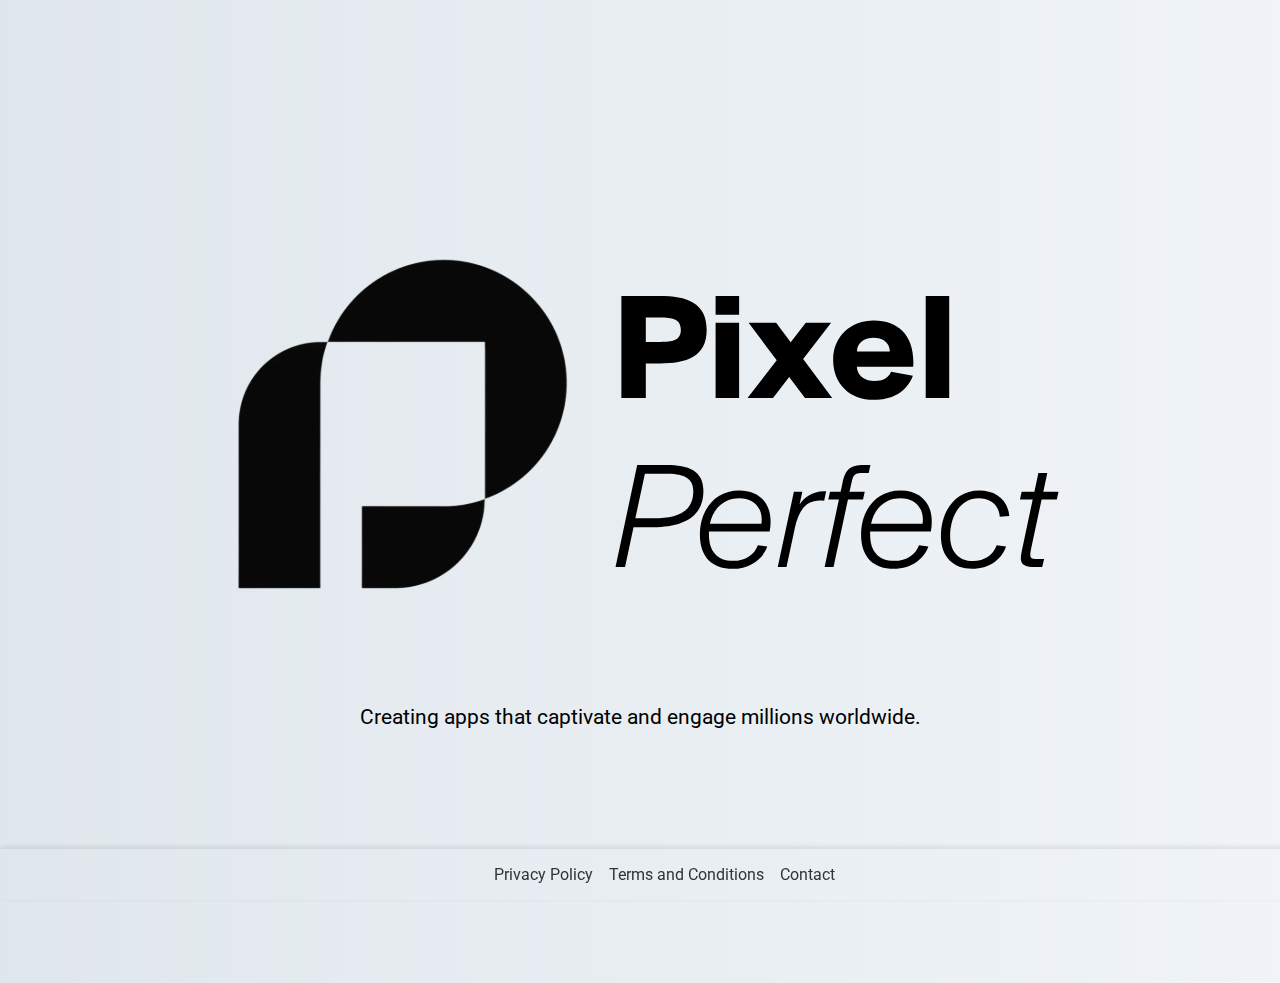
<file: index.html>
<!DOCTYPE html>
<html lang="en">
<head>
    <meta charset="UTF-8">
    <meta name="viewport" content="width=device-width, initial-scale=1.0">
    <title>Pixel Perfect Lab</title>
    <meta name="description" content="We build apps!">
    <link rel="stylesheet" href="styles.css">
    <link rel="icon" href="favicon.png" type="image/png">
    <link href="https://fonts.googleapis.com/css2?family=Roboto:wght@400;700&display=swap" rel="stylesheet">

        <!-- Open Graph Meta Tags -->
        <meta property="og:title" content="Pixel Perfect Lab">
        <meta property="og:description" content="We build apps!">
        <meta property="og:url" content="https://pixelperfect.club/">
        <meta property="og:type" content="website">

</head>
<body style="font-family: 'Roboto', sans-serif;">
    <main>
        <img src="logo.svg" alt="Pixel Perfect Lab Logo" class="logo" style="animation: fadeIn 2s;">
        <h1 class="subtitle" style="animation: fadeIn 3s;">Creating apps that captivate and engage millions worldwide.</h1>
    </main>
    <footer>
        <nav style="display: flex; justify-content: center;">
            <a href="privacy-policy.html" style="transition: color 0.3s;">Privacy Policy</a>
            <a href="terms-and-conditions.html" style="transition: color 0.3s;">Terms and Conditions</a>
            <a href="support.html" style="transition: color 0.3s;">Contact</a>
        </nav>
    </footer>
</body>
</html>
</file>
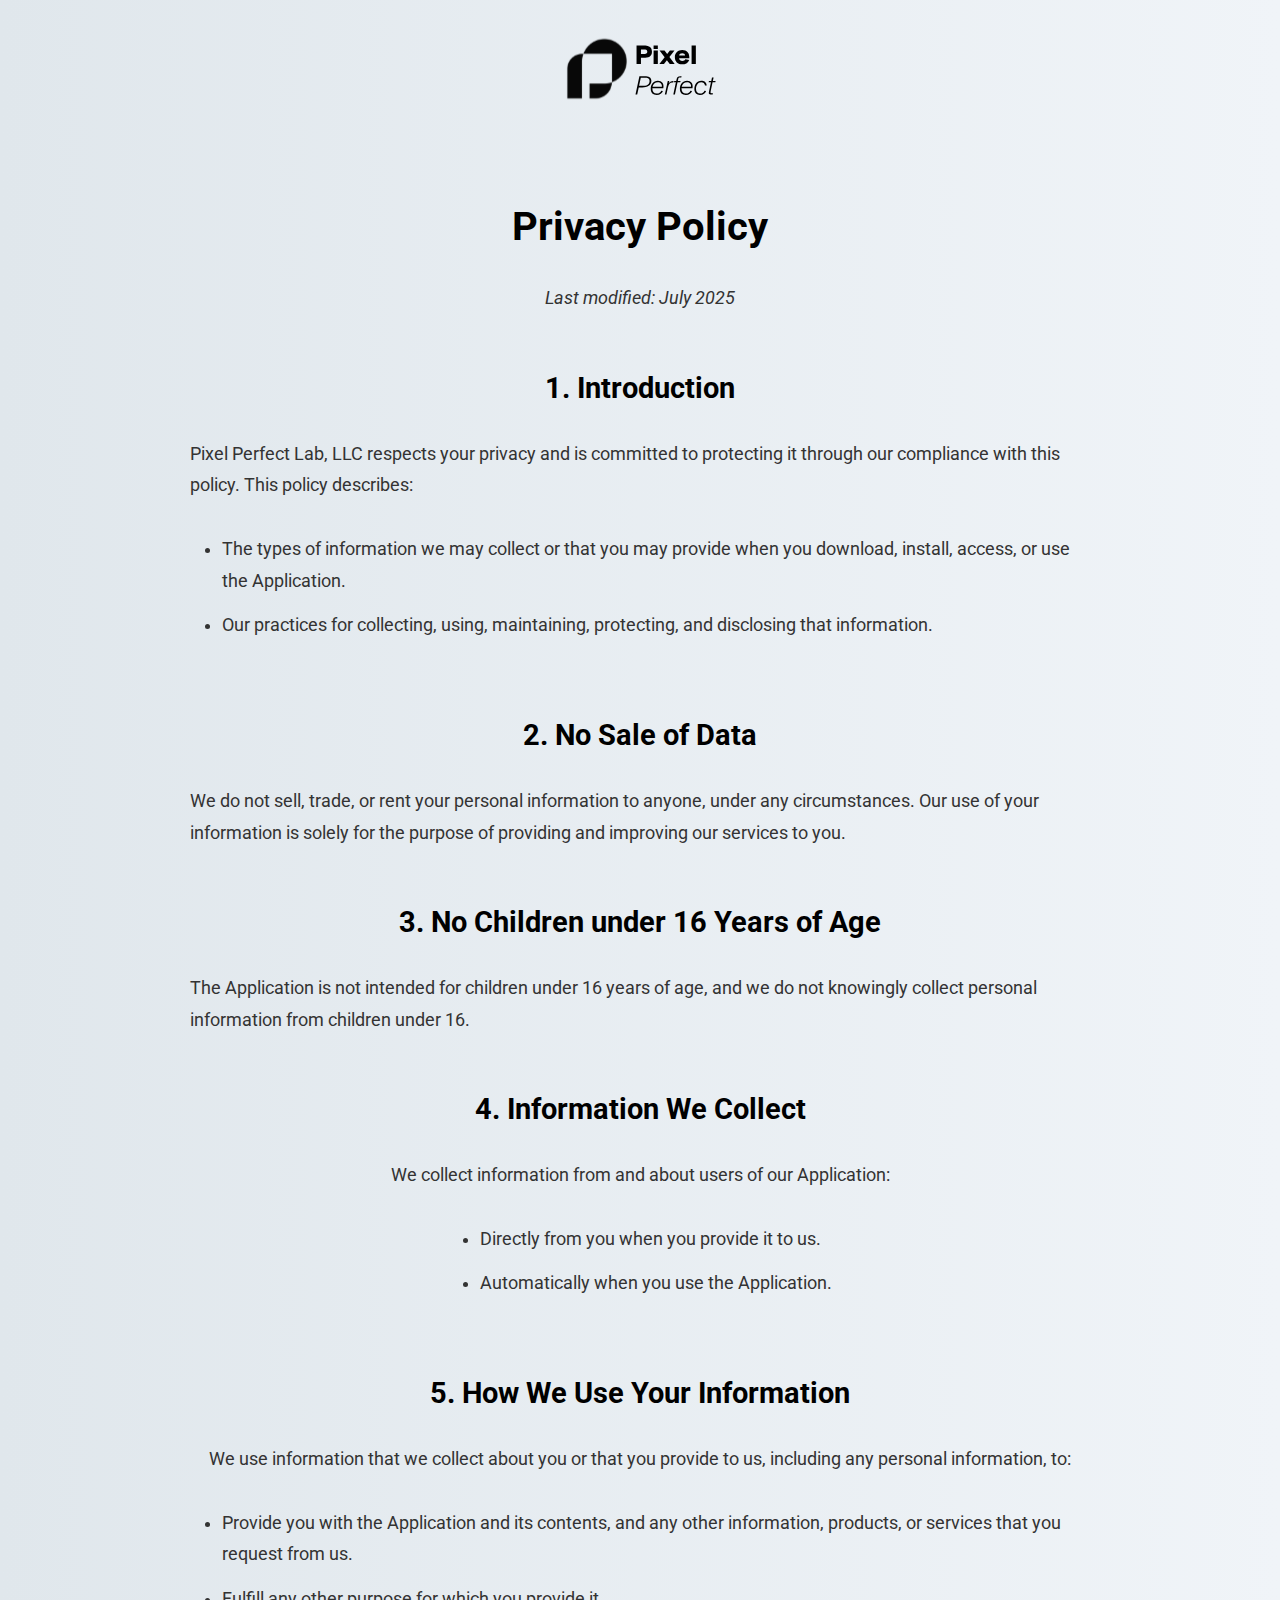
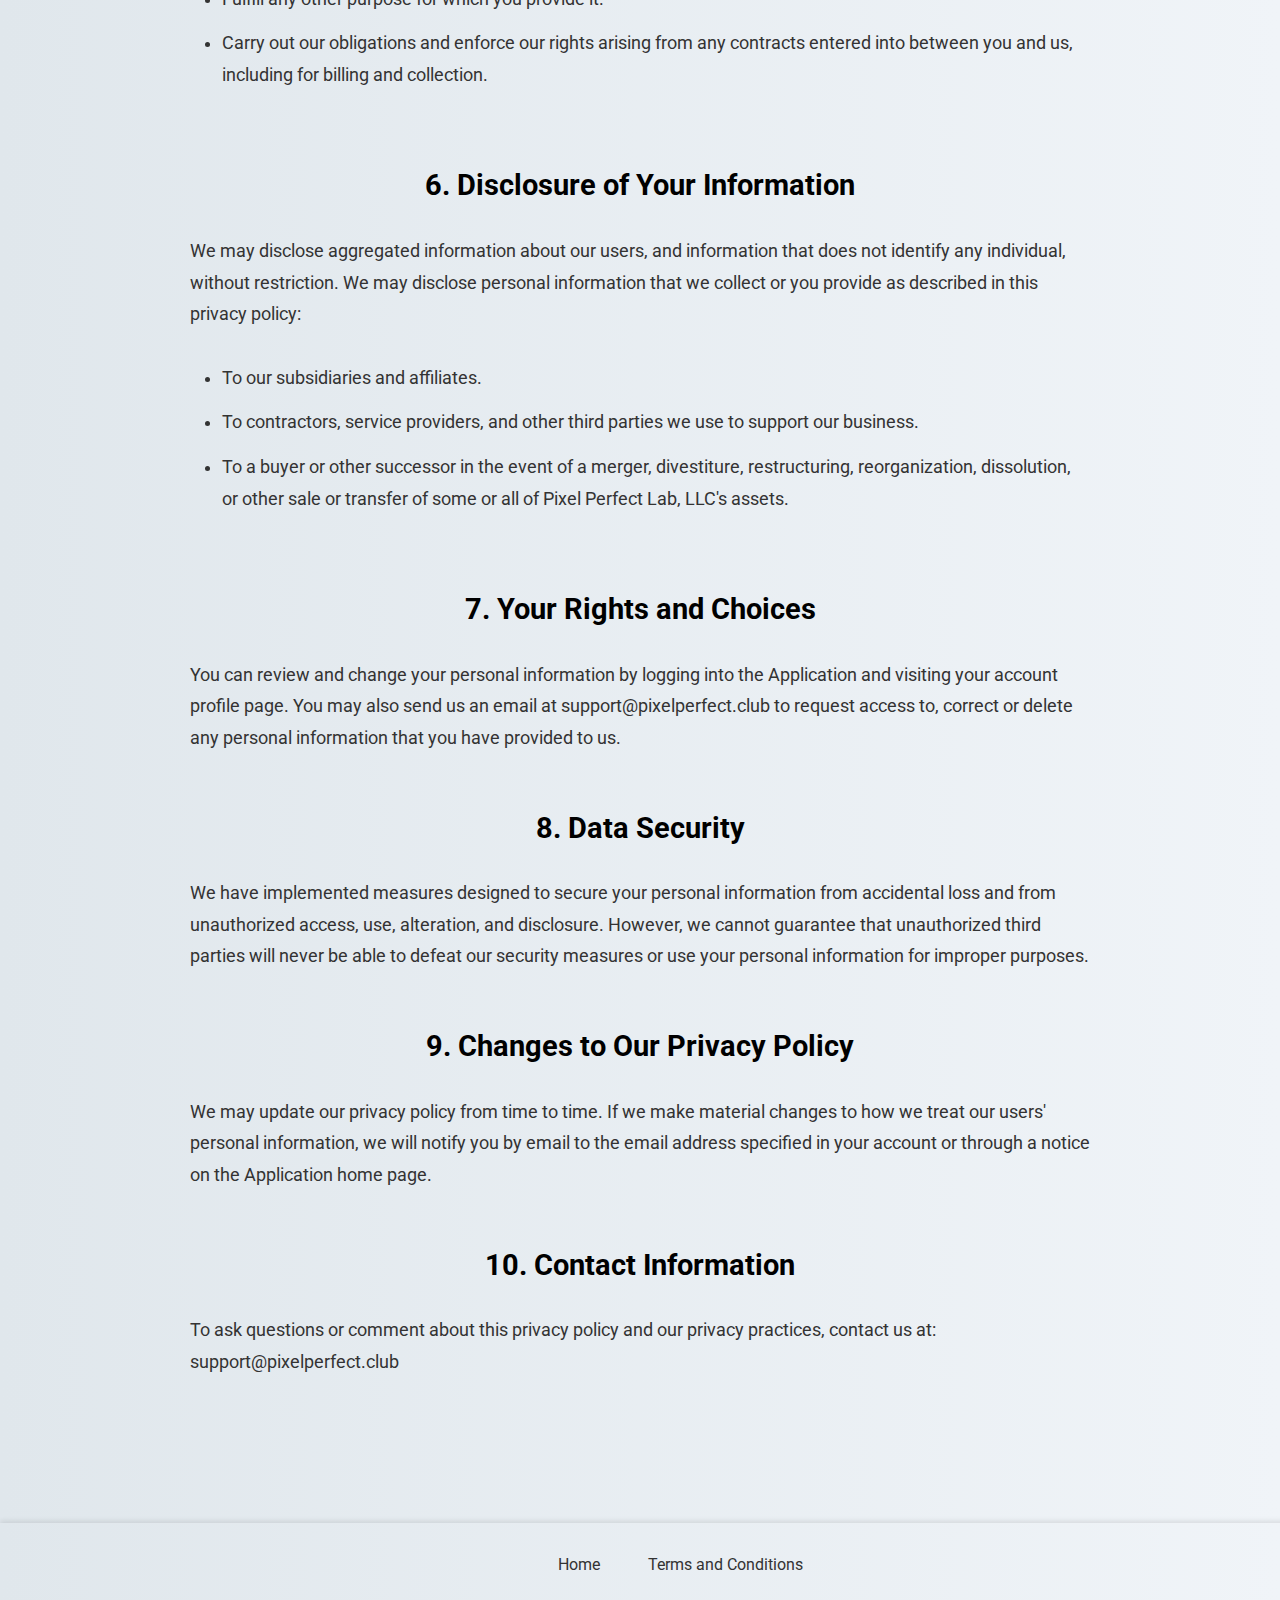
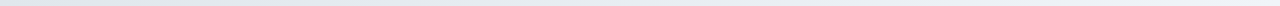
<file: privacy-policy.html>
<!DOCTYPE html>
<html lang="en">
<head>
    <meta charset="UTF-8">
    <meta name="viewport" content="width=device-width, initial-scale=1.0">
    <title>Privacy Policy : Pixel Perfect Lab</title>
    <link rel="stylesheet" href="styles.css">
    <link rel="icon" href="favicon.png" type="image/png">
    <link href="https://fonts.googleapis.com/css2?family=Roboto:wght@400;700&display=swap" rel="stylesheet">
</head>
<body>
    <div class="logo-container">
        <a href="index.html">
            <img src="logo.svg" alt="Pixel Perfect Lab Logo" class="logo">
        </a>
    </div>
    <main class="policy-main">
        <h1>Privacy Policy</h1>
        <p class="last-modified">Last modified: July 2025</p>

        <!-- Content sections -->
        <h2>1. Introduction</h2>
        <p>Pixel Perfect Lab, LLC respects your privacy and is committed to protecting it through our compliance with this policy. This policy describes:</p>
        <ul>
            <li>The types of information we may collect or that you may provide when you download, install, access, or use the Application.</li>
            <li>Our practices for collecting, using, maintaining, protecting, and disclosing that information.</li>
        </ul>

        <h2>2. No Sale of Data</h2>
        <p>We do not sell, trade, or rent your personal information to anyone, under any circumstances. Our use of your information is solely for the purpose of providing and improving our services to you.</p>

        <h2>3. No Children under 16 Years of Age</h2>
        <p>The Application is not intended for children under 16 years of age, and we do not knowingly collect personal information from children under 16.</p>

        <h2>4. Information We Collect</h2>
        <p>We collect information from and about users of our Application:</p>
        <ul>
            <li>Directly from you when you provide it to us.</li>
            <li>Automatically when you use the Application.</li>
        </ul>

        <h2>5. How We Use Your Information</h2>
        <p>We use information that we collect about you or that you provide to us, including any personal information, to:</p>
        <ul>
            <li>Provide you with the Application and its contents, and any other information, products, or services that you request from us.</li>
            <li>Fulfill any other purpose for which you provide it.</li>
            <li>Carry out our obligations and enforce our rights arising from any contracts entered into between you and us, including for billing and collection.</li>
        </ul>

        <h2>6. Disclosure of Your Information</h2>
        <p>We may disclose aggregated information about our users, and information that does not identify any individual, without restriction. We may disclose personal information that we collect or you provide as described in this privacy policy:</p>
        <ul>
            <li>To our subsidiaries and affiliates.</li>
            <li>To contractors, service providers, and other third parties we use to support our business.</li>
            <li>To a buyer or other successor in the event of a merger, divestiture, restructuring, reorganization, dissolution, or other sale or transfer of some or all of Pixel Perfect Lab, LLC's assets.</li>
        </ul>

        <h2>7. Your Rights and Choices</h2>
        <p>You can review and change your personal information by logging into the Application and visiting your account profile page. You may also send us an email at support@pixelperfect.club to request access to, correct or delete any personal information that you have provided to us.</p>

        <h2>8. Data Security</h2>
        <p>We have implemented measures designed to secure your personal information from accidental loss and from unauthorized access, use, alteration, and disclosure. However, we cannot guarantee that unauthorized third parties will never be able to defeat our security measures or use your personal information for improper purposes.</p>

        <h2>9. Changes to Our Privacy Policy</h2>
        <p>We may update our privacy policy from time to time. If we make material changes to how we treat our users' personal information, we will notify you by email to the email address specified in your account or through a notice on the Application home page.</p>

        <h2>10. Contact Information</h2>
        <p>To ask questions or comment about this privacy policy and our privacy practices, contact us at: support@pixelperfect.club</p>
    </main>
    <footer>
        <nav>
            <a href="index.html">Home</a>
            <a href="terms-and-conditions.html">Terms and Conditions</a>
        </nav>
    </footer>
</body>
</html>
</file>
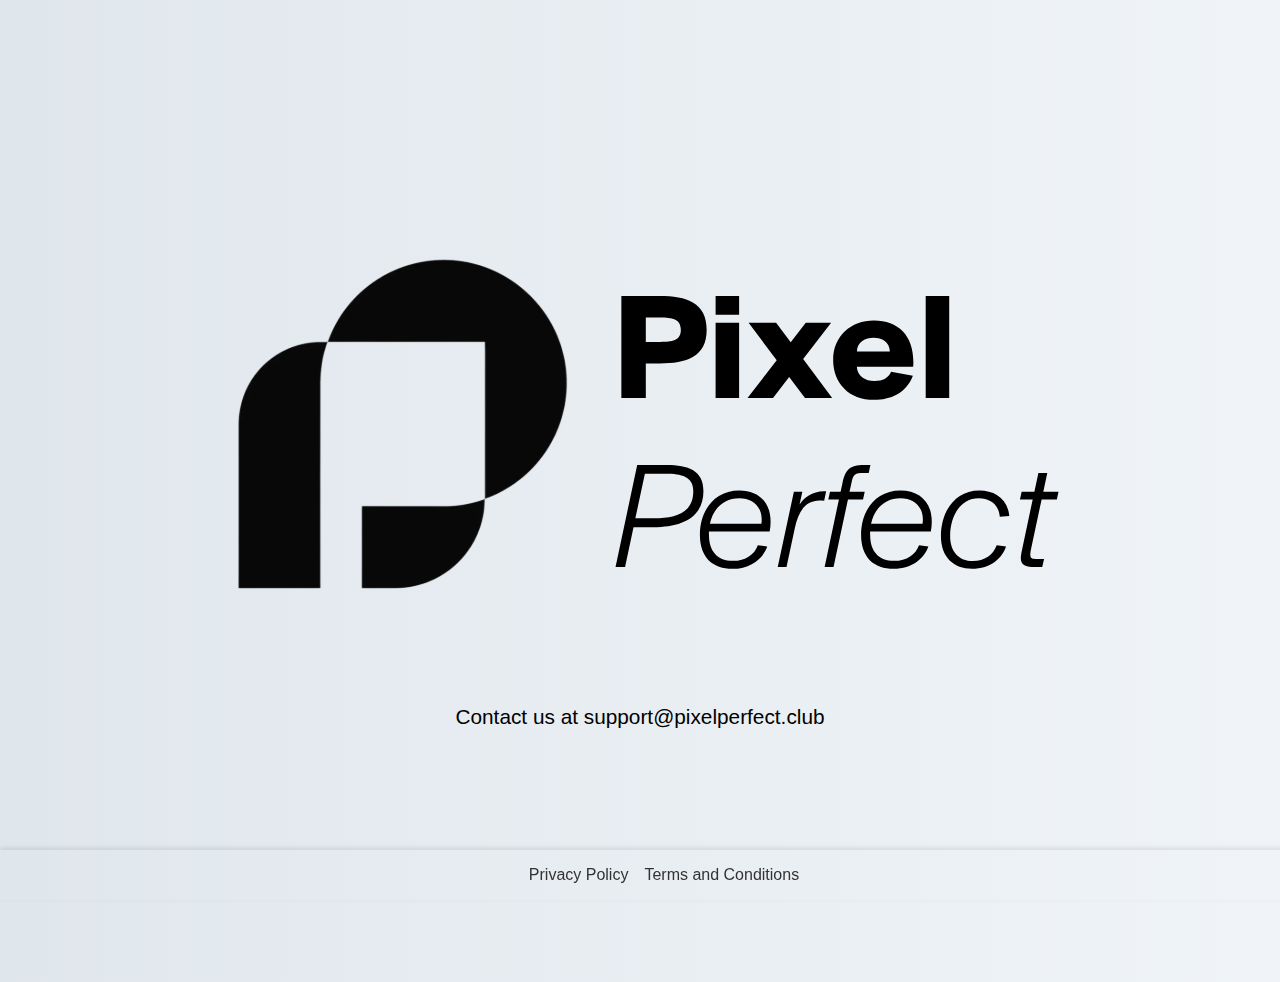
<file: support.html>
<!DOCTYPE html>
<html lang="en">
<head>
    <meta charset="UTF-8">
    <meta name="viewport" content="width=device-width, initial-scale=1.0">
    <title>Pixel Perfect Lab</title>
    <meta name="description" content="We build apps!">
    <link rel="stylesheet" href="styles.css">
    <link rel="icon" href="favicon.png" type="image/png">

        <!-- Open Graph Meta Tags -->
        <meta property="og:title" content="Pixel Perfect Lab">
        <meta property="og:description" content="We build apps!">
        <meta property="og:image" content="https://pixelperfect.club/og-image.png">
        <meta property="og:url" content="https://pixelperfect.club/">
        <meta property="og:type" content="website">

</head>
<body>
    <main>
        <img src="logo.svg" alt="Pixel Perfect Lab Logo" class="logo">
        <h1 class="subtitle">Contact us at support@pixelperfect.club</h1>
    </main>
    <footer>
        <nav>
            <a href="privacy-policy.html">Privacy Policy</a>
            <a href="terms-and-conditions.html">Terms and Conditions</a>
        </nav>
    </footer>
</body>
</html>
</file>
<file: styles.css>
@keyframes gradientAnimation {
    0% {
        background-position: 0% 50%;
    }
    50% {
        background-position: 100% 50%;
    }
    100% {
        background-position: 0% 50%;
    }
}

body {
    font-family: 'Roboto', sans-serif;
    background: linear-gradient(270deg, #f0f4f8, #e0e7ec);
    margin: 0;
    padding: 0;
    min-height: 100vh;
    display: flex;
    flex-direction: column;
}

main {
    display: flex;
    flex-direction: column;
    align-items: center;
    justify-content: center;
    height: 100vh;
    background-color: transparent;
    box-shadow: none;
    border-radius: 0;
}

.logo {
    max-width: 60%;
    height: auto;
    margin-bottom: 2rem;
    animation: fadeIn 2s ease-in-out;
    transition: transform 0.3s ease;
}

.logo:hover {
    transform: scale(1.05);
}

.subtitle {
    font-size: 1.5rem;
    color: #000;
    max-width: 80%;
    margin-top: 0;
    font-weight: 400;
    animation: fadeIn 3s ease-in-out;
}

h1 {
    font-size: 1.5rem;
    color: #333;
    max-width: 80%;
}

footer {
    display: flex;
    justify-content: space-between;
    align-items: center;
    padding: 1rem;
    font-size: 0.9rem;
    position: sticky;
    bottom: 0;
    width: 100%;
    background-color: transparent;
    box-shadow: 0 -2px 5px rgba(0, 0, 0, 0.1);
}

footer nav {
    display: flex;
    justify-content: center;
    align-items: center;
    width: 100%;
}

.quote {
    margin: 0;
    font-style: italic;
    color: #666;
}

nav {
    display: flex;
}

nav a {
    color: #333;
    text-decoration: none;
    margin-left: 1rem;
    transition: color 0.3s ease, transform 0.3s ease;
}

nav a:hover {
    color: #ff7e5f;
    transform: translateY(-2px);
}

@media (min-width: 768px) {
    h1 {
        font-size: 2rem;
    }

    footer {
        font-size: 1rem;
    }

    nav {
        flex-direction: row;
    }

    nav a {
        margin-left: 1rem;
        margin-bottom: 0;
    }

    .subtitle {
        font-size: 1.3rem;
    }

    .logo {
        max-width: 120%;
        max-height: 100vh;
    }
}

/* Styles for sticky header on mobile */
@media (max-width: 767px) {
    .sticky-header {
        position: sticky;
        top: 0;
        background-color: #ffffff;
        z-index: 1000;
    }

    .sticky-header.scrolled {
        box-shadow: 0 2px 4px rgba(0,0,0,0.1);
    }

    .sticky-header .logo-link {
        padding: 0.5rem;
        display: flex;
        justify-content: center;
        align-items: center;
    }

    .sticky-header .logo-link img {
        max-width: 100px;
        height: auto;
    }

    main {
        padding-top: 0;
    }

    .logo {
        max-width: 70%;
    }
}

/* Privacy Policy and Terms & Conditions Styles */
.policy-main {
    flex: 1;
    max-width: 900px;
    margin: 0 auto;
    padding: 0 2rem 4rem 2rem;
}

.policy-main h1 {
    font-size: 2.5rem;
    color: #000;
    margin-bottom: 1rem;
}

.policy-main h2 {
    font-size: 1.8rem;
    color: #000;
    margin-top: 2.5rem;
    margin-bottom: 1rem;
}

.policy-main p,
.policy-main li {
    font-size: 1.1rem;
    line-height: 1.8;
    color: #333;
    margin-bottom: 1rem;
}

.policy-main ul {
    padding-left: 2rem;
    margin-bottom: 1.5rem;
}

.policy-main li {
    margin-bottom: 0.8rem;
}

.last-modified {
    color: #666;
    font-style: italic;
    margin-bottom: 3rem;
}

/* Responsive adjustments */
@media (max-width: 768px) {
    .policy-main {
        padding: 0 1.5rem 3rem 1.5rem;
    }

    .policy-main h1 {
        font-size: 2rem;
    }

    .policy-main h2 {
        font-size: 1.5rem;
    }

    .policy-main p,
    .policy-main li {
        font-size: 1rem;
    }
}

/* Footer adjustments for policy pages */
.policy-main + footer {
    position: relative;
    margin-top: 4rem;
    padding: 2rem;
    text-align: center;
}

.policy-main + footer nav {
    display: flex;
    justify-content: center;
    gap: 2rem;
}

.policy-main + footer nav a {
    color: #333;
    text-decoration: none;
    font-size: 1rem;
    transition: all 0.3s ease;
}

.policy-main + footer nav a:hover {
    color: #000;
}

.logo-container {
    text-align: center;
    padding: 2rem 0;
    margin: 0 auto;
    max-width: 180px;
}

.logo-container img {
    max-width: 100%;
    height: auto;
}

@media (max-width: 767px) {
    .logo-container {
        display: none;
    }
}

/* Hide sticky header on desktop */
@media (min-width: 768px) {
    .sticky-header {
        display: none;
    }
}

/* Show sticky header on mobile */
@media (max-width: 767px) {
    .sticky-header {
        position: sticky;
        top: 0;
        background-color: transparent;
        z-index: 1000;
        padding: 1rem;
    }

    .sticky-header .logo-link img {
        max-width: 150px;
        height: auto;
    }

    .logo-container {
        display: none;
    }
}

/* Main content spacing */
main {
    padding-top: 2rem;
}

/* Ensure proper spacing after logo on homepage */
.logo + .subtitle {
    margin-top: 2rem;
}
</file>
